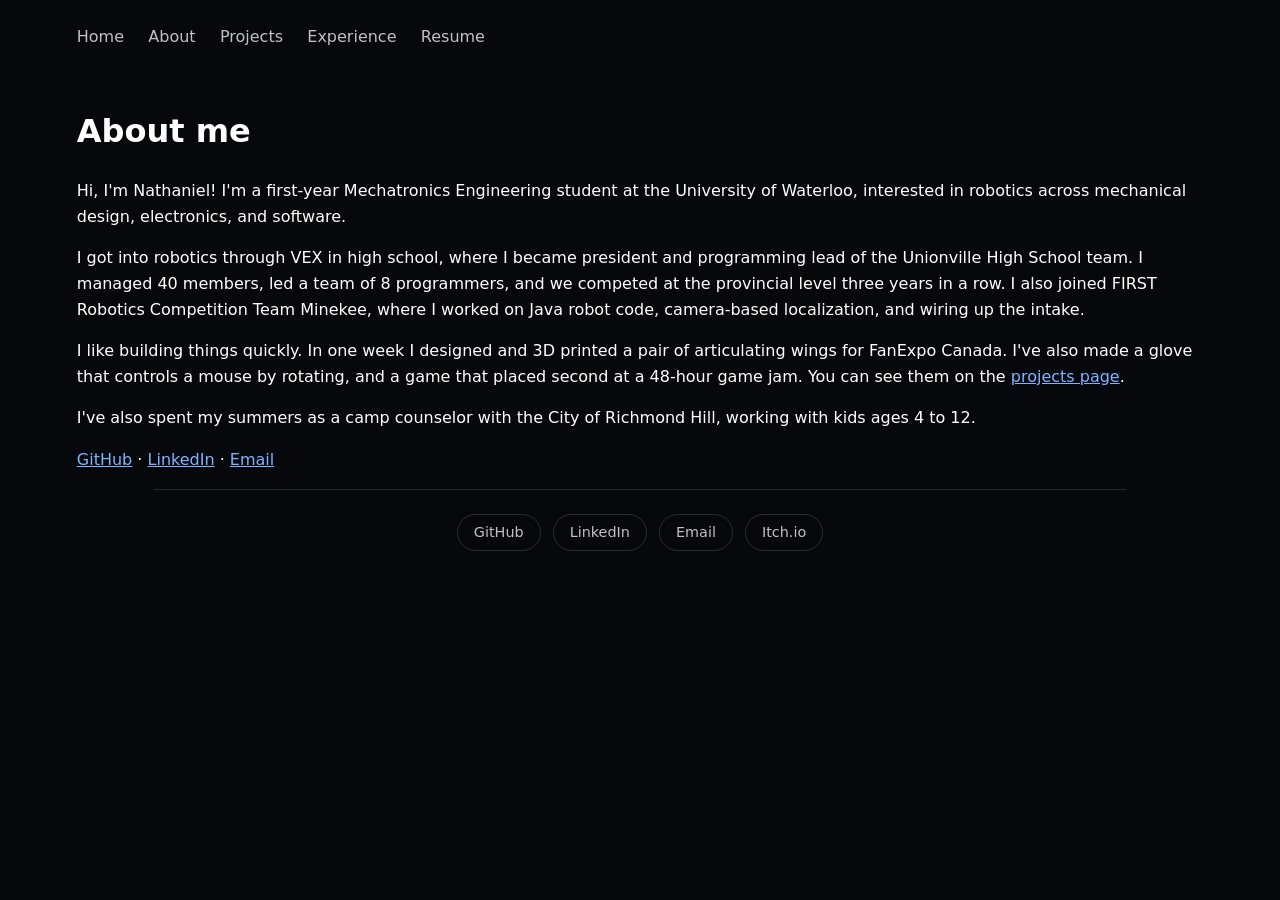
<file: about.html>
<!doctype html>
<html lang="en">
<head>
<meta charset="utf-8">
<meta name="viewport" content="width=device-width, initial-scale=1">
<title>About</title>
<link rel="stylesheet" href="style.css">
<link rel="stylesheet" href="footer.css">
</head>
<body>

  
<nav>
  <a href="index.html">Home</a>
  <a href="about.html">About</a>
  <a href="projects.html">Projects</a>
  <a href="experience.html">Experience</a>
  <a href="NXR_Resume (3).pdf">Resume</a>
</nav>
<main>
  <h1>About me</h1>
 
  <p>Hi, I'm Nathaniel! I'm a first-year Mechatronics Engineering student at the University of Waterloo, interested in robotics across mechanical design, electronics, and software.</p>
 
  <p>I got into robotics through VEX in high school, where I became president and programming lead of the Unionville High School team. I managed 40 members, led a team of 8 programmers, and we competed at the provincial level three years in a row. I also joined FIRST Robotics Competition Team Minekee, where I worked on Java robot code, camera-based localization, and wiring up the intake.</p>
 
  <p>I like building things quickly. In one week I designed and 3D printed a pair of articulating wings for FanExpo Canada. I've also made a glove that controls a mouse by rotating, and a game that placed second at a 48-hour game jam. You can see them on the <a href="projects.html">projects page</a>.</p>
 
  <p>I've also spent my summers as a camp counselor with the City of Richmond Hill, working with kids ages 4 to 12.</p>
 
  <p>
    <a href="https://github.com/potatonatodev">GitHub</a> &middot;
    <a href="https://linkedin.com/in/nathaniel-rayman/">LinkedIn</a> &middot;
    <a href="mailto:nxrayman19@gmail.com">Email</a>
  </p>

<footer>
  <a href="https://github.com/potatonatodev">GitHub</a>
  <a href="https://linkedin.com/in/nathaniel-rayman/">LinkedIn</a>
  <a href="mailto:nxrayman19@gmail.com">Email</a>
  <a href="https://potatonatodev.itch.io/">Itch.io</a>
</footer>
</main>
</body>
</html>
</file>
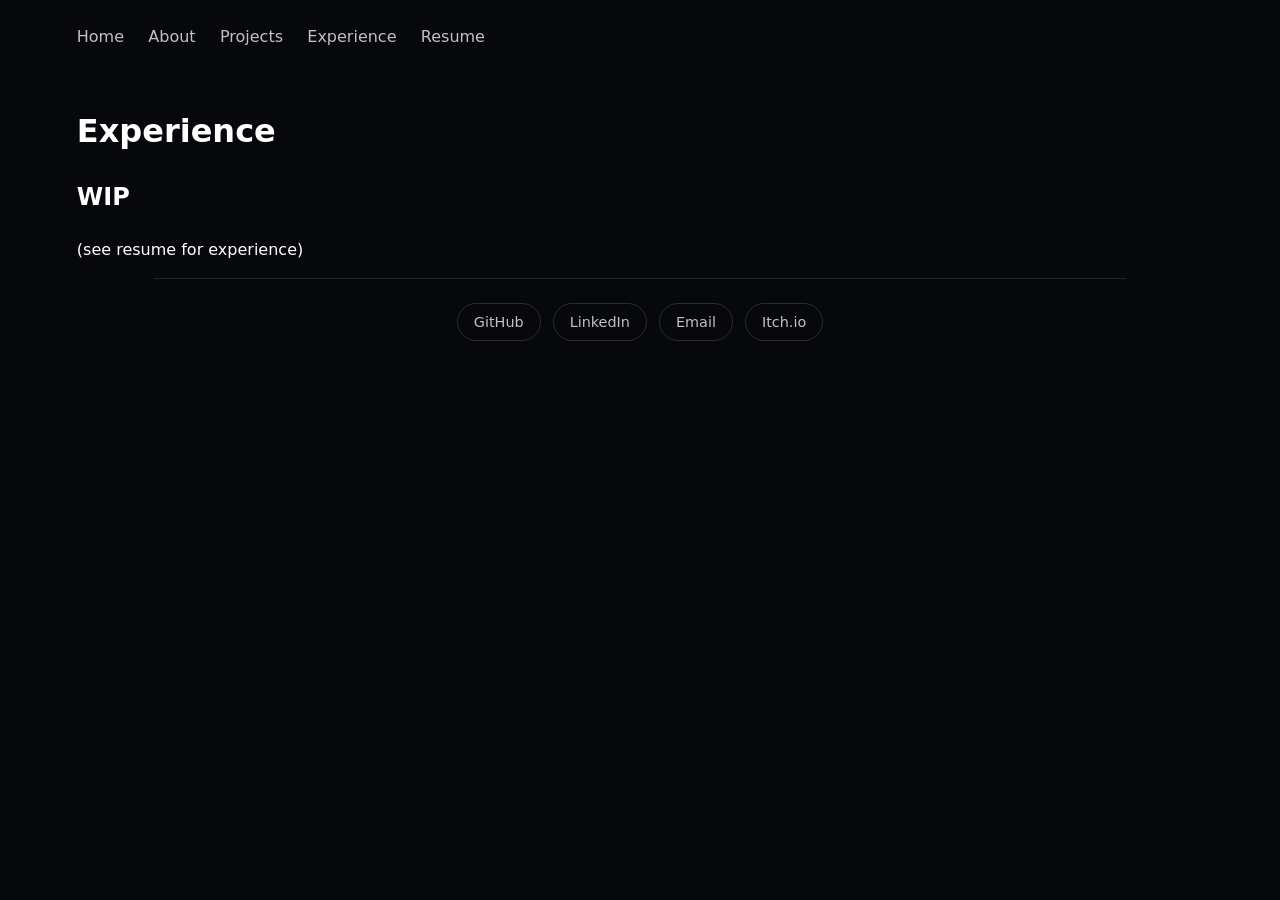
<file: experience.html>
<!doctype html>
<html lang="en">
<head>
<meta charset="utf-8">
<meta name="viewport" content="width=device-width, initial-scale=1">
<title>Experience</title>
<link rel="stylesheet" href="style.css">
<link rel="stylesheet" href="footer.css">
</head>
<body>
<nav>
  <a href="index.html">Home</a>
  <a href="about.html">About</a>
  <a href="projects.html">Projects</a>
  <a href="experience.html">Experience</a>
  <a href="NXR_Resume (3).pdf">Resume</a>
</nav>
<main>
  <h1>Experience</h1>
  <h2>WIP</h2>
  <p>(see resume for experience)</p>

<footer>
  <a href="https://github.com/potatonatodev">GitHub</a>
  <a href="https://linkedin.com/in/nathaniel-rayman/">LinkedIn</a>
  <a href="mailto:nxrayman19@gmail.com">Email</a>
  <a href="https://potatonatodev.itch.io/">Itch.io</a>
</footer>
</main>
</body>
</html>
</file>
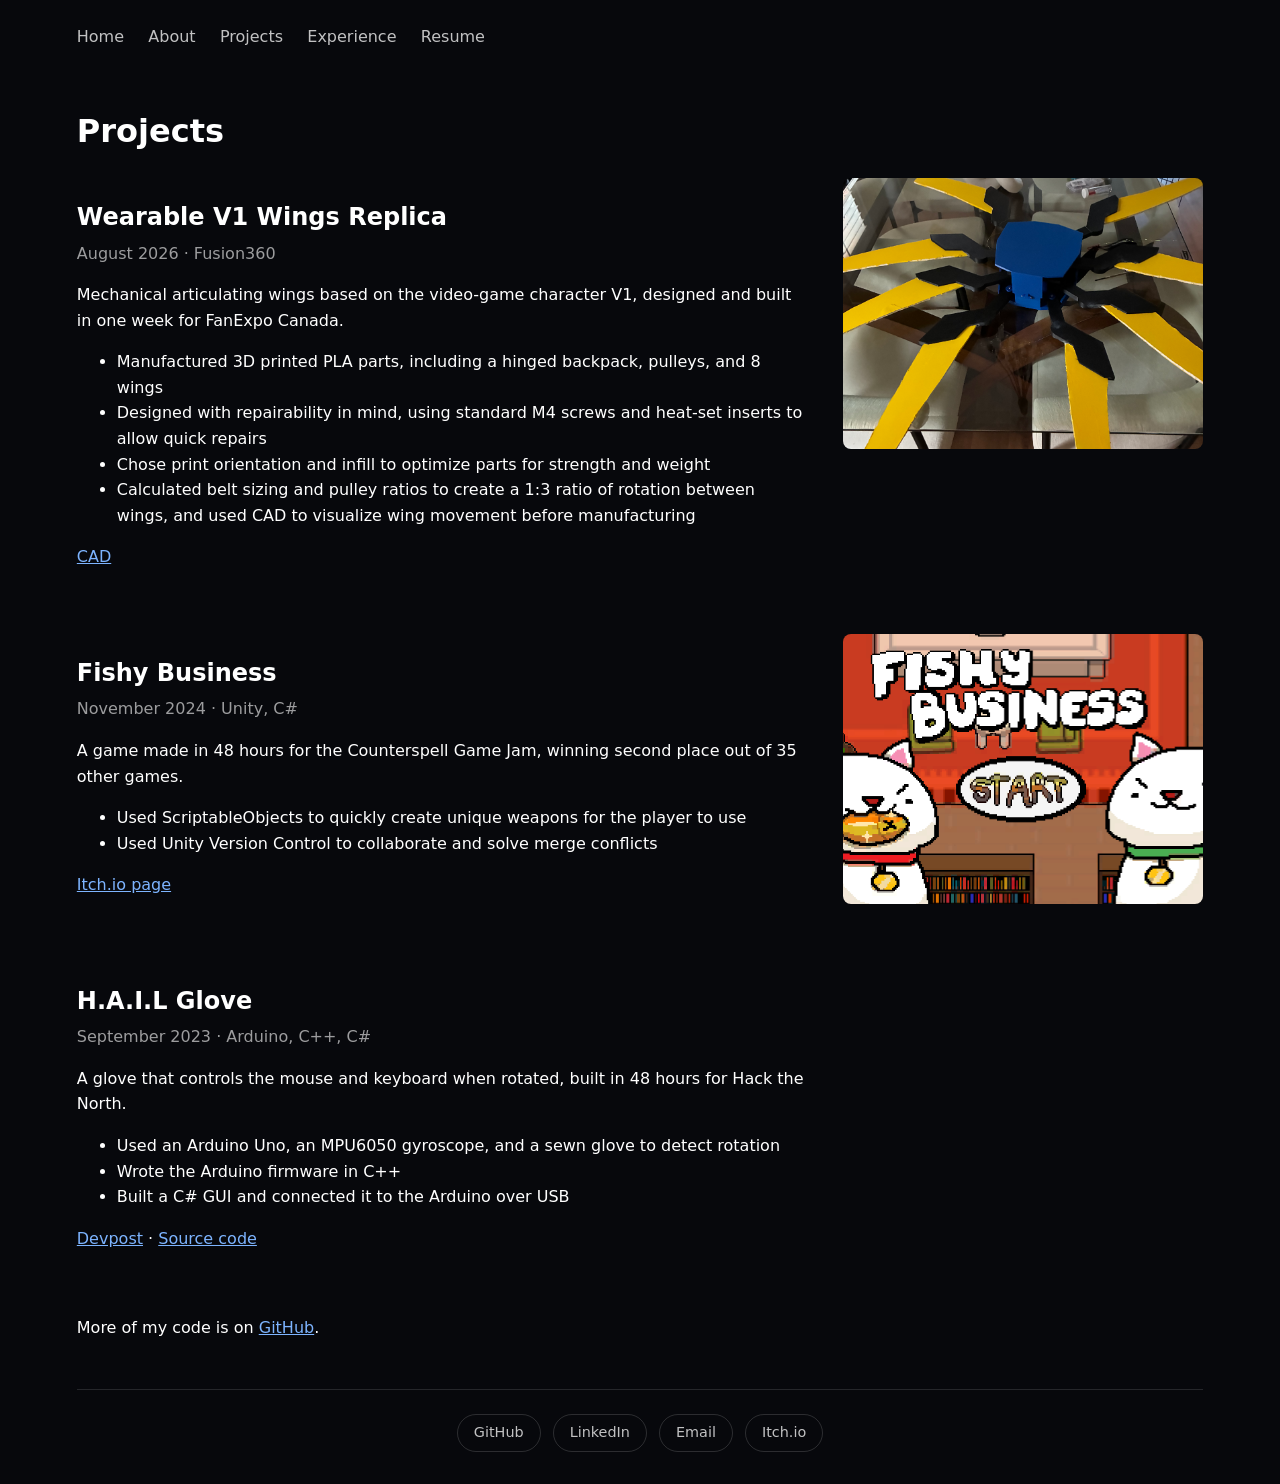
<file: projects.html>
<!doctype html>
<html lang="en">
<head>
<meta charset="utf-8">
<meta name="viewport" content="width=device-width, initial-scale=1">
<title>Projects</title>
<link rel="stylesheet" href="style.css">
<link rel="stylesheet" href="footer.css">
</head>
<body>
<nav>
  <a href="index.html">Home</a>
  <a href="about.html">About</a>
  <a href="projects.html">Projects</a>
  <a href="experience.html">Experience</a>
  <a href="NXR_Resume (3).pdf">Resume</a>
</nav>
<main>
  <h1>Projects</h1>
 
  <article>
    <div class="text">
      <h2>Wearable V1 Wings Replica</h2>
      <p class="meta">August 2026 &middot; Fusion360</p>
      <p>Mechanical articulating wings based on the video-game character V1, designed and built in one week for FanExpo Canada.</p>
      <ul>
        <li>Manufactured 3D printed PLA parts, including a hinged backpack, pulleys, and 8 wings</li>
        <li>Designed with repairability in mind, using standard M4 screws and heat-set inserts to allow quick repairs</li>
        <li>Chose print orientation and infill to optimize parts for strength and weight</li>
        <li>Calculated belt sizing and pulley ratios to create a 1:3 ratio of rotation between wings, and used CAD to visualize wing movement before manufacturing</li>
      </ul>
      <p><a href="https://a360.co/4e49S7Z">CAD</a></p>
    </div>
    <img src="images/IMG_2345.png" alt="V1 wings replica">
  </article>
 
  <article>
    <div class="text">
      <h2>Fishy Business</h2>
      <p class="meta">November 2024 &middot; Unity, C#</p>
      <p>A game made in 48 hours for the Counterspell Game Jam, winning second place out of 35 other games.</p>
      <ul>
        <li>Used ScriptableObjects to quickly create unique weapons for the player to use</li>
        <li>Used Unity Version Control to collaborate and solve merge conflicts</li>
      </ul>
      <p><a href="https://potatonatodev.itch.io/fishy-business">Itch.io page</a></p>
    </div>
    <img src="images/fishy.png" alt="Fishy Business gameplay screenshot">
  </article>
 
  <article>
    <div class="text">
      <h2>H.A.I.L Glove</h2>
      <p class="meta">September 2023 &middot; Arduino, C++, C#</p>
      <p>A glove that controls the mouse and keyboard when rotated, built in 48 hours for Hack the North.</p>
      <ul>
        <li>Used an Arduino Uno, an MPU6050 gyroscope, and a sewn glove to detect rotation</li>
        <li>Wrote the Arduino firmware in C++</li>
        <li>Built a C# GUI and connected it to the Arduino over USB</li>
      </ul>
    <p><a href="https://devpost.com/software/bwomp-s-glove">Devpost</a> &middot; <a href="https://github.com/PotatoNatoDev/hack-the-north-2023">Source code</a></p>
    </div>
    <iframe
      src="https://www.youtube.com/embed/mfzf8CDxWjQ"
      title="H.A.I.L Glove demo video"
      allow="accelerometer; autoplay; clipboard-write; encrypted-media; gyroscope; picture-in-picture"
      referrerpolicy="strict-origin-when-cross-origin"
      loading="lazy"
      allowfullscreen></iframe>
  </article>
 
  <p>More of my code is on <a href="https://github.com/potatonatodev">GitHub</a>.</p>
</main>
<footer>
  <a href="https://github.com/potatonatodev">GitHub</a>
  <a href="https://linkedin.com/in/nathaniel-rayman/">LinkedIn</a>
  <a href="mailto:nxrayman19@gmail.com">Email</a>
  <a href="https://potatonatodev.itch.io/">Itch.io</a>
</footer>
</body>
</html>
</file>
<file: style.css>
@import url("footer.css");

body { margin: 0; background: #07080c; color: #fff; font-family: system-ui, sans-serif; line-height: 1.6;
       display: flex; flex-direction: column; min-height: 100vh; }
nav { padding: 1.5rem 6vw; }
nav a { color: #fff; margin-right: 1.2rem; text-decoration: none; opacity: .75; }
nav a:hover { opacity: 1; text-decoration: underline; }
main { max-width: 90rem; padding: 2rem 6vw; flex: 1; }   /* 90rem = 1440px, fits a 1920x1080 screen */
main a { color: #7db4ff; }
h1 { margin-top: 0; }
article { display: flex; gap: 2rem; align-items: flex-start; margin-bottom: 3rem; }
article .text { flex: 1; min-width: 0; }
article img { width: 32%; max-width: 30rem; aspect-ratio: 4 / 3; object-fit: cover; border-radius: 8px; flex-shrink: 0; }
article iframe { width: 32%; max-width: 30rem; aspect-ratio: 16 / 9; border: 0; border-radius: 8px; flex-shrink: 0; }
article h2 { margin-bottom: 0; }
.meta { margin: .25rem 0 1rem; opacity: .6; }
@media (max-width: 40rem) {
  article { flex-direction: column; }
  article img, article iframe { width: 100%; max-width: none; }
}
</file>
<file: footer.css>
footer { display: flex; justify-content: center; flex-wrap: wrap; gap: .75rem;
         margin: 0 6vw; padding: 1.5rem 0 2rem; border-top: 1px solid rgba(255,255,255,.12); }
footer a { color: #fff; text-decoration: none; font-size: .9rem; padding: .4rem 1rem;
           border: 1px solid rgba(255,255,255,.2); border-radius: 999px; opacity: .75;
           transition: opacity .2s, background .2s; }
footer a:hover { opacity: 1; background: rgba(255,255,255,.1); }
</file>
